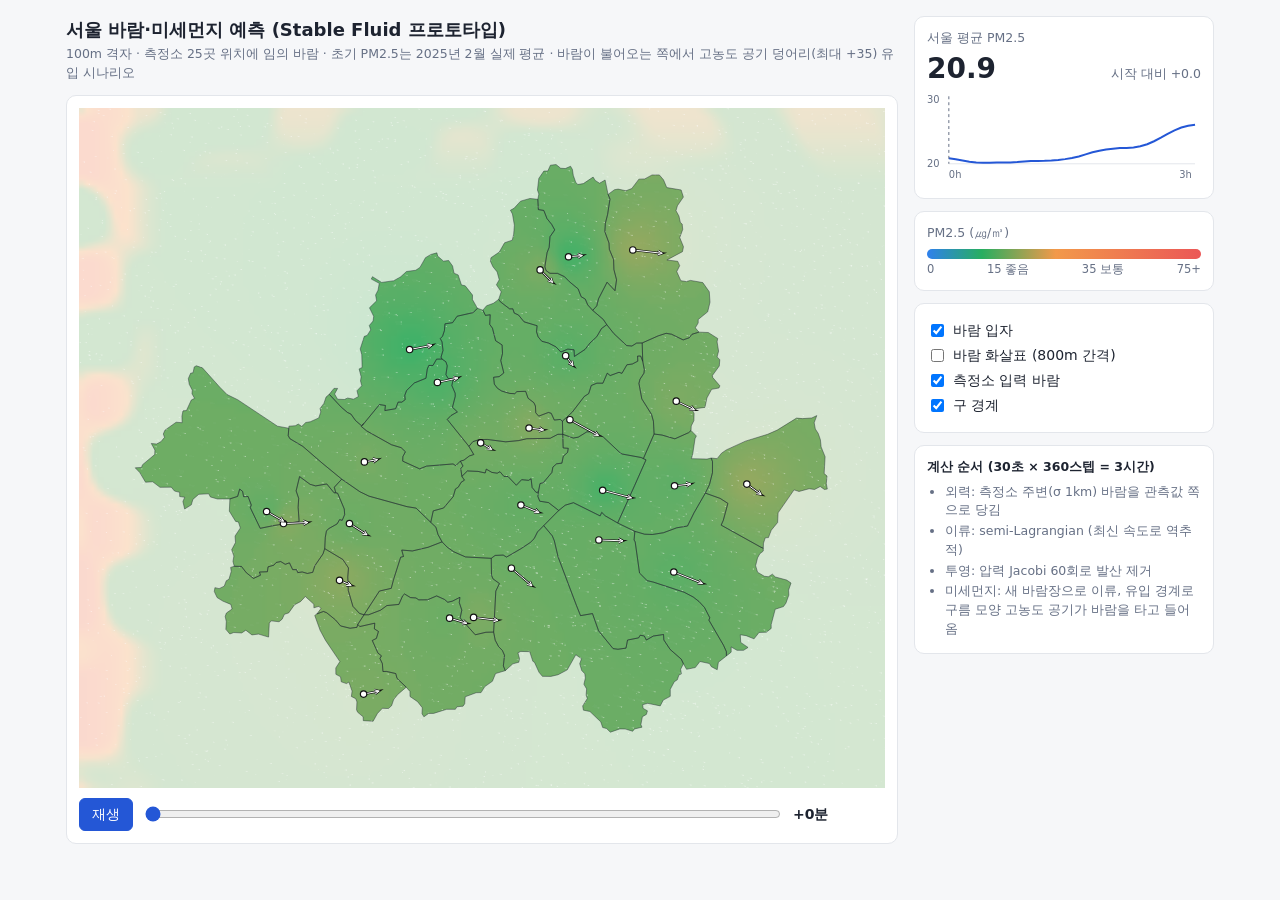
<file: prototype/stable_fluid/view.html>
<!DOCTYPE html>
<html lang="ko">
<head>
<meta charset="UTF-8">
<meta name="viewport" content="width=device-width, initial-scale=1.0">
<title>서울 바람·미세먼지</title>
<style>
  :root {
    --bg: #f6f7f9; --panel: #ffffff; --text: #1d2330; --muted: #667085; --line: #e3e6eb;
    --border-gu: rgba(30, 35, 48, 0.55); --outside: 0.28; --accent: #2457d6;
  }
  @media (prefers-color-scheme: dark) {
    :root:not([data-theme="light"]) {
      --bg: #12151b; --panel: #1b1f27; --text: #e7eaf0; --muted: #98a2b3; --line: #2b313c;
      --border-gu: rgba(235, 240, 250, 0.55); --outside: 0.22; --accent: #7aa2ff;
    }
  }
  * { box-sizing: border-box; }
  body { margin: 0; background: var(--bg); color: var(--text);
         font: 14px/1.5 "Noto Sans KR", "Malgun Gothic", system-ui, sans-serif; }
  .wrap { max-width: 1180px; margin: 0 auto; padding: 16px; display: grid;
          grid-template-columns: minmax(0, 1fr) 300px; gap: 16px; }
  @media (max-width: 860px) { .wrap { grid-template-columns: 1fr; } }
  h1 { font-size: 18px; margin: 0 0 2px; }
  .sub { color: var(--muted); font-size: 12.5px; margin: 0 0 12px; }
  .card { background: var(--panel); border: 1px solid var(--line); border-radius: 10px; padding: 12px; }
  .stage { position: relative; width: 100%; }
  .stage canvas { position: absolute; left: 0; top: 0; width: 100%; height: 100%; }
  .controls { display: flex; align-items: center; gap: 10px; margin-top: 10px; flex-wrap: wrap; }
  button { font: inherit; padding: 5px 12px; border-radius: 6px; border: 1px solid var(--line);
           background: var(--panel); color: var(--text); cursor: pointer; }
  button.primary { background: var(--accent); border-color: var(--accent); color: #fff; }
  input[type=range] { flex: 1; min-width: 160px; accent-color: var(--accent); }
  .time { font-variant-numeric: tabular-nums; min-width: 92px; font-weight: 600; }
  .big { font-size: 28px; font-weight: 700; font-variant-numeric: tabular-nums; }
  .muted { color: var(--muted); font-size: 12.5px; }
  .row { display: flex; justify-content: space-between; align-items: baseline; }
  label { display: flex; gap: 6px; align-items: center; margin: 4px 0; cursor: pointer; }
  .legend { height: 10px; border-radius: 5px; margin: 6px 0 2px;
            background: linear-gradient(90deg, #2F80ED 0%, #27AE60 20%, #F2994A 47%, #EB5757 100%); }
  .ticks { display: flex; justify-content: space-between; font-size: 11.5px; color: var(--muted); }
  side { display: block; }
  .side > .card + .card { margin-top: 12px; }
  svg text { fill: var(--muted); font-size: 10px; }
  ul { margin: 6px 0 0; padding-left: 18px; }
  li { margin: 2px 0; }
</style>
</head>
<body>
<div class="wrap">
  <div>
    <h1>서울 바람·미세먼지 예측 (Stable Fluid 프로토타입)</h1>
    <p class="sub">100m 격자 · 측정소 25곳 위치에 임의 바람 · 초기 PM2.5는 2025년 2월 실제 평균 · 바람이 불어오는 쪽에서 고농도 공기 덩어리(최대 +<span id="inflow"></span>) 유입 시나리오</p>
    <div class="card">
      <div class="stage" id="stage">
        <canvas id="base"></canvas>
        <canvas id="flow"></canvas>
        <canvas id="top"></canvas>
      </div>
      <div class="controls">
        <button id="play" class="primary">재생</button>
        <input id="slider" type="range" min="0" max="1000" value="0">
        <span class="time" id="time">+0분</span>
      </div>
    </div>
  </div>
  <div class="side">
    <div class="card">
      <div class="muted">서울 평균 PM2.5</div>
      <div class="row"><span class="big" id="mean">-</span><span class="muted" id="delta"></span></div>
      <svg id="chart" viewBox="0 0 276 90" width="100%" height="90"></svg>
    </div>
    <div class="card">
      <div class="muted">PM2.5 (㎍/㎥)</div>
      <div class="legend"></div>
      <div class="ticks"><span>0</span><span>15 좋음</span><span>35 보통</span><span>75+</span></div>
    </div>
    <div class="card">
      <label><input type="checkbox" id="showFlow" checked> 바람 입자</label>
      <label><input type="checkbox" id="showArrows"> 바람 화살표 (800m 간격)</label>
      <label><input type="checkbox" id="showStations" checked> 측정소 입력 바람</label>
      <label><input type="checkbox" id="showGu" checked> 구 경계</label>
    </div>
    <div class="card muted">
      <b style="color:var(--text)">계산 순서 (30초 × 360스텝 = 3시간)</b>
      <ul>
        <li>외력: 측정소 주변(σ 1km) 바람을 관측값 쪽으로 당김</li>
        <li>이류: semi-Lagrangian (최신 속도로 역추적)</li>
        <li>투영: 압력 Jacobi 60회로 발산 제거</li>
        <li>미세먼지: 새 바람장으로 이류, 유입 경계로 구름 모양 고농도 공기가 바람을 타고 들어옴</li>
      </ul>
    </div>
  </div>
</div>
<script src="meta.js"></script>
<script src="sim.js"></script>
<script>
const M = window.META, S = window.SIM;
const NX = M.nx, NY = M.ny, DS = S.pmDs, VDS = S.velDs;
const PW = Math.ceil(NX / DS), PH = Math.ceil(NY / DS);
const VW = Math.ceil(NX / VDS), VH = Math.ceil(NY / VDS);
const F = S.frames, LAST = F.length - 1;
document.getElementById('inflow').textContent = S.pmHaze.toFixed(0);

// 프레임 데이터 풀기
const pmF = F.map(f => Float32Array.from(f.pm, x => x / 4));
const uF = F.map(f => Float32Array.from(f.u, x => x / 100));
const vF = F.map(f => Float32Array.from(f.v, x => x / 100));
const mask = Uint8Array.from(M.maskDs, c => c === '1' ? 1 : 0);
const seoulMean = pmF.map(pm => { let s = 0, n = 0; for (let k = 0; k < pm.length; k++) if (mask[k]) { s += pm[k]; n++; } return s / n; });

// 화면 좌표: 격자 칸 좌표 (x: 동쪽 +, y: 북쪽 +) → 캔버스 픽셀
const stage = document.getElementById('stage');
const cv = { base: document.getElementById('base'), flow: document.getElementById('flow'), top: document.getElementById('top') };
let W = 0, H = 0, scale = 1, dpr = 1;
const toPx = (gx, gy) => [gx * scale, (NY - gy) * scale];
const llToGrid = (lng, lat) => [(lng - M.minLng) / M.dlng, (lat - M.minLat) / M.dlat];

function resize() {
  dpr = window.devicePixelRatio || 1;
  W = stage.clientWidth; scale = W / NX; H = NY * scale;
  stage.style.height = H + 'px';
  for (const c of Object.values(cv)) { c.width = W * dpr; c.height = H * dpr; c.getContext('2d').setTransform(dpr, 0, 0, dpr, 0, 0); }
  seoulPath = buildSeoulPath();
  draw();
}

let seoulPath = null;
function buildSeoulPath() {
  const p = new Path2D();
  for (const g of M.gu) for (const ring of g.rings) {
    ring.forEach(([lng, lat], i) => { const [x, y] = toPx(...llToGrid(lng, lat)); i ? p.lineTo(x, y) : p.moveTo(x, y); });
    p.closePath();
  }
  return p;
}

// 색: 0 파랑 → 15 초록 → 35 주황 → 75 빨강
const STOPS = [[0, [47, 128, 237]], [15, [39, 174, 96]], [35, [242, 153, 74]], [75, [235, 87, 87]]];
function color(pm) {
  if (pm >= 75) return STOPS[3][1];
  for (let s = 1; s < STOPS.length; s++) if (pm <= STOPS[s][0]) {
    const [a, ca] = STOPS[s - 1], [b, cb] = STOPS[s], t = (pm - a) / (b - a);
    return [0, 1, 2].map(k => ca[k] + (cb[k] - ca[k]) * t);
  }
}

// 현재 시간(프레임 사이 보간)의 미세먼지·바람
let t = 0;   // 0 ~ LAST (소수 = 프레임 사이)
const off = document.createElement('canvas'); off.width = PW; off.height = PH;
const offCtx = off.getContext('2d'); const img = offCtx.createImageData(PW, PH);
function fieldAt(arrs, k) { const i = Math.floor(t), f = t - i, j = Math.min(i + 1, LAST); return arrs[i][k] * (1 - f) + arrs[j][k] * f; }

function drawBase() {
  const ctx = cv.base.getContext('2d');
  for (let j = 0; j < PH; j++) for (let i = 0; i < PW; i++) {
    const c = color(fieldAt(pmF, j * PW + i)), o = ((PH - 1 - j) * PW + i) * 4;
    img.data[o] = c[0]; img.data[o + 1] = c[1]; img.data[o + 2] = c[2]; img.data[o + 3] = 255;
  }
  offCtx.putImageData(img, 0, 0);
  ctx.clearRect(0, 0, W, H);
  ctx.imageSmoothingEnabled = true;
  const dw = PW * DS * scale, dh = PH * DS * scale;
  ctx.globalAlpha = parseFloat(getComputedStyle(document.documentElement).getPropertyValue('--outside'));
  ctx.drawImage(off, 0, H - dh, dw, dh);
  ctx.globalAlpha = 0.9;
  ctx.save(); ctx.clip(seoulPath); ctx.drawImage(off, 0, H - dh, dw, dh); ctx.restore();
  ctx.globalAlpha = 1;
}

function arrow(ctx, x, y, dx, dy, head) {
  const len = Math.hypot(dx, dy); if (len < 0.5) return;
  ctx.beginPath(); ctx.moveTo(x, y); ctx.lineTo(x + dx, y + dy);
  const a = Math.atan2(dy, dx);
  ctx.lineTo(x + dx - head * Math.cos(a - 0.45), y + dy - head * Math.sin(a - 0.45));
  ctx.moveTo(x + dx, y + dy);
  ctx.lineTo(x + dx - head * Math.cos(a + 0.45), y + dy - head * Math.sin(a + 0.45));
  ctx.stroke();
}

function drawTop() {
  const ctx = cv.top.getContext('2d'); ctx.clearRect(0, 0, W, H);
  const css = getComputedStyle(document.documentElement);
  if (document.getElementById('showGu').checked) {
    ctx.strokeStyle = css.getPropertyValue('--border-gu'); ctx.lineWidth = 0.8; ctx.stroke(seoulPath);
  }
  if (document.getElementById('showArrows').checked) {
    ctx.strokeStyle = 'rgba(20,20,30,0.75)'; ctx.lineWidth = 1;
    for (let j = 1; j < VH; j += 1) for (let i = 1; i < VW; i += 1) {
      const k = j * VW + i, u = fieldAt(uF, k), v = fieldAt(vF, k);
      const [x, y] = toPx(i * VDS, j * VDS);
      arrow(ctx, x, y, u * scale * 2.2, -v * scale * 2.2, 3);
    }
  }
  if (document.getElementById('showStations').checked) {
    for (const s of M.stations) {
      const [x, y] = toPx(...llToGrid(s.lng, s.lat));
      ctx.strokeStyle = '#111'; ctx.lineWidth = 2.2;
      arrow(ctx, x, y, s.u * scale * 4, -s.v * scale * 4, 5);
      ctx.strokeStyle = '#fff'; ctx.lineWidth = 1;
      arrow(ctx, x, y, s.u * scale * 4, -s.v * scale * 4, 5);
      ctx.beginPath(); ctx.arc(x, y, 3.2, 0, 7); ctx.fillStyle = '#fff'; ctx.fill();
      ctx.lineWidth = 1.2; ctx.strokeStyle = '#111'; ctx.stroke();
    }
  }
}

// 바람 입자: 실제 축척(초당 m)으로 이동. 재생 중 화면 1초 = 시뮬레이션 약 12.5분
const NP = 2600, px = new Float32Array(NP), py = new Float32Array(NP), age = new Uint16Array(NP);
function spawn(k) { px[k] = Math.random() * NX; py[k] = Math.random() * NY; age[k] = Math.random() * 80 | 0; }
for (let k = 0; k < NP; k++) spawn(k);
function velAt(gx, gy) {
  let x = gx / VDS, y = gy / VDS; x = Math.max(0, Math.min(VW - 1.001, x)); y = Math.max(0, Math.min(VH - 1.001, y));
  const i = x | 0, j = y | 0, tx = x - i, ty = y - j, k = j * VW + i;
  const b = (a) => fieldAt(a, k) * (1 - tx) * (1 - ty) + fieldAt(a, k + 1) * tx * (1 - ty) + fieldAt(a, k + VW) * (1 - tx) * ty + fieldAt(a, k + VW + 1) * tx * ty;
  return [b(uF), b(vF)];
}
function stepFlow(simSeconds) {
  const ctx = cv.flow.getContext('2d');
  ctx.globalCompositeOperation = 'destination-in'; ctx.fillStyle = 'rgba(0,0,0,0.9)'; ctx.fillRect(0, 0, W, H);
  ctx.globalCompositeOperation = 'source-over';
  if (!document.getElementById('showFlow').checked) { ctx.clearRect(0, 0, W, H); return; }
  ctx.strokeStyle = 'rgba(255,255,255,0.85)'; ctx.lineWidth = 1.1; ctx.beginPath();
  for (let k = 0; k < NP; k++) {
    const [u, v] = velAt(px[k], py[k]);
    const nx = px[k] + u * simSeconds / M.cell, ny = py[k] + v * simSeconds / M.cell;
    const [x0, y0] = toPx(px[k], py[k]), [x1, y1] = toPx(nx, ny);
    ctx.moveTo(x0, y0); ctx.lineTo(x1 + 0.01, y1);
    px[k] = nx; py[k] = ny;
    if (++age[k] > 90 || nx < 0 || ny < 0 || nx >= NX || ny >= NY) spawn(k);
  }
  ctx.stroke();
}

// 서울 평균 그래프
function drawChart() {
  const svg = document.getElementById('chart'), w = 276, h = 90, pad = 22;
  const lo = Math.floor(Math.min(...seoulMean) / 5) * 5, hi = Math.ceil(Math.max(...seoulMean) / 5) * 5;
  const X = i => pad + (w - pad - 6) * i / LAST, Y = v => h - 16 - (h - 26) * (v - lo) / (hi - lo);
  const pts = seoulMean.map((v, i) => `${X(i).toFixed(1)},${Y(v).toFixed(1)}`).join(' ');
  const cur = Math.min(LAST, t);
  svg.innerHTML =
    `<line x1="${pad}" y1="${Y(lo)}" x2="${w - 6}" y2="${Y(lo)}" stroke="var(--line)"/>` +
    `<text x="0" y="${Y(hi) + 3}">${hi}</text><text x="0" y="${Y(lo) + 3}">${lo}</text>` +
    `<text x="${pad}" y="${h - 2}">0h</text><text x="${w - 22}" y="${h - 2}">3h</text>` +
    `<polyline points="${pts}" fill="none" stroke="var(--accent)" stroke-width="2"/>` +
    `<line x1="${X(cur)}" y1="6" x2="${X(cur)}" y2="${h - 16}" stroke="var(--muted)" stroke-dasharray="3 3"/>`;
}

function draw() {
  drawBase(); drawTop(); drawChart();
  const minutes = t * (F[1].t - F[0].t);
  document.getElementById('time').textContent = `+${Math.round(minutes)}분`;
  const i = Math.floor(t), f = t - i, m = seoulMean[i] * (1 - f) + seoulMean[Math.min(i + 1, LAST)] * f;
  document.getElementById('mean').textContent = m.toFixed(1);
  const d = m - seoulMean[0];
  document.getElementById('delta').textContent = `시작 대비 ${d >= 0 ? '+' : ''}${d.toFixed(1)}`;
  document.getElementById('slider').value = Math.round(t / LAST * 1000);
}

// 재생
let playing = false, lastTs = 0;
const FRAME_SECONDS = 0.4;   // 화면에서 5분 프레임 하나를 보여주는 시간
document.getElementById('play').onclick = () => {
  playing = !playing; if (playing && t >= LAST) t = 0;
  document.getElementById('play').textContent = playing ? '일시정지' : '재생';
};
document.getElementById('slider').oninput = e => { t = e.target.value / 1000 * LAST; draw(); };
for (const id of ['showArrows', 'showStations', 'showGu']) document.getElementById(id).onchange = drawTop;
function loop(ts) {
  const dt = lastTs ? Math.min(0.05, (ts - lastTs) / 1000) : 0; lastTs = ts;
  const simPerReal = (F[1].t - F[0].t) * 60 / FRAME_SECONDS;   // 화면 1초당 시뮬레이션 초
  if (playing) {
    t = Math.min(LAST, t + dt / FRAME_SECONDS);
    if (t >= LAST) { playing = false; document.getElementById('play').textContent = '재생'; }
    draw();
  }
  stepFlow(dt * simPerReal * (playing ? 1 : 0.15));
  requestAnimationFrame(loop);
}
window.addEventListener('resize', resize);
resize();
requestAnimationFrame(loop);
</script>
</body>
</html>
</file>
